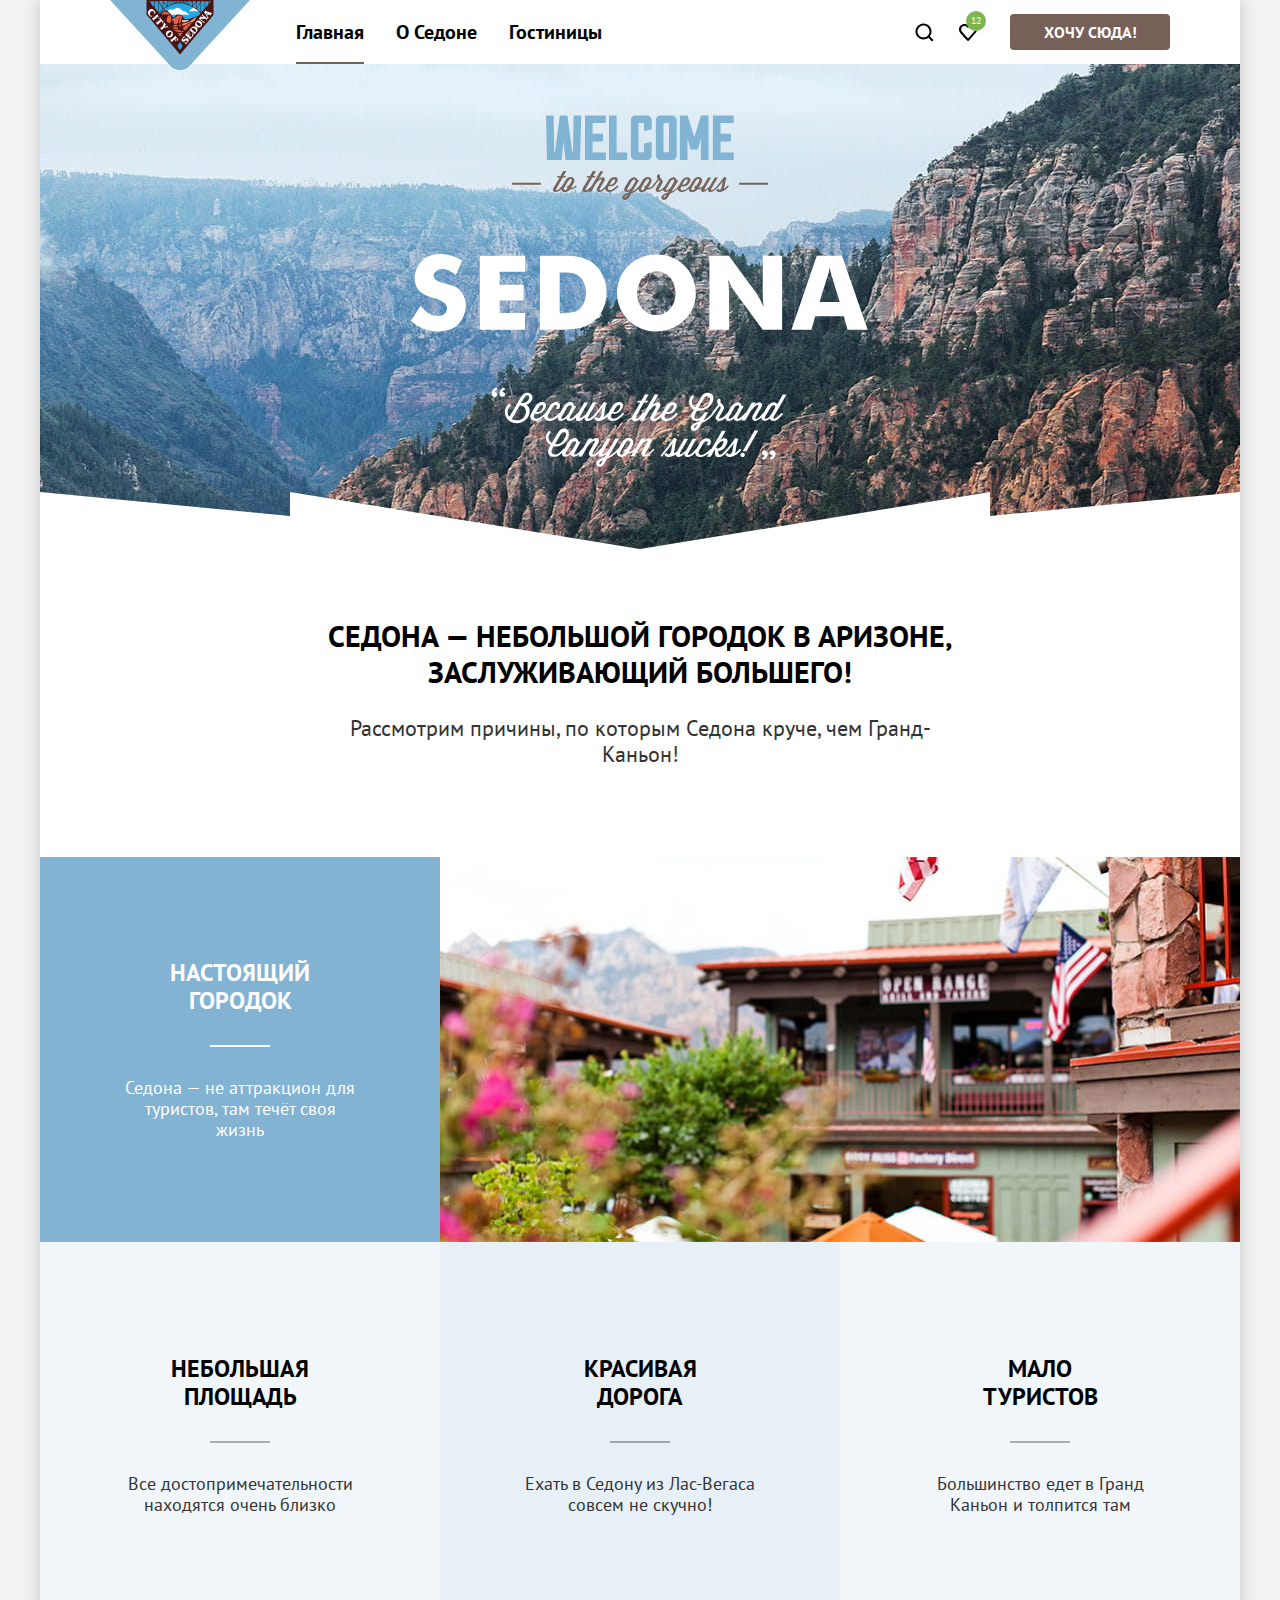
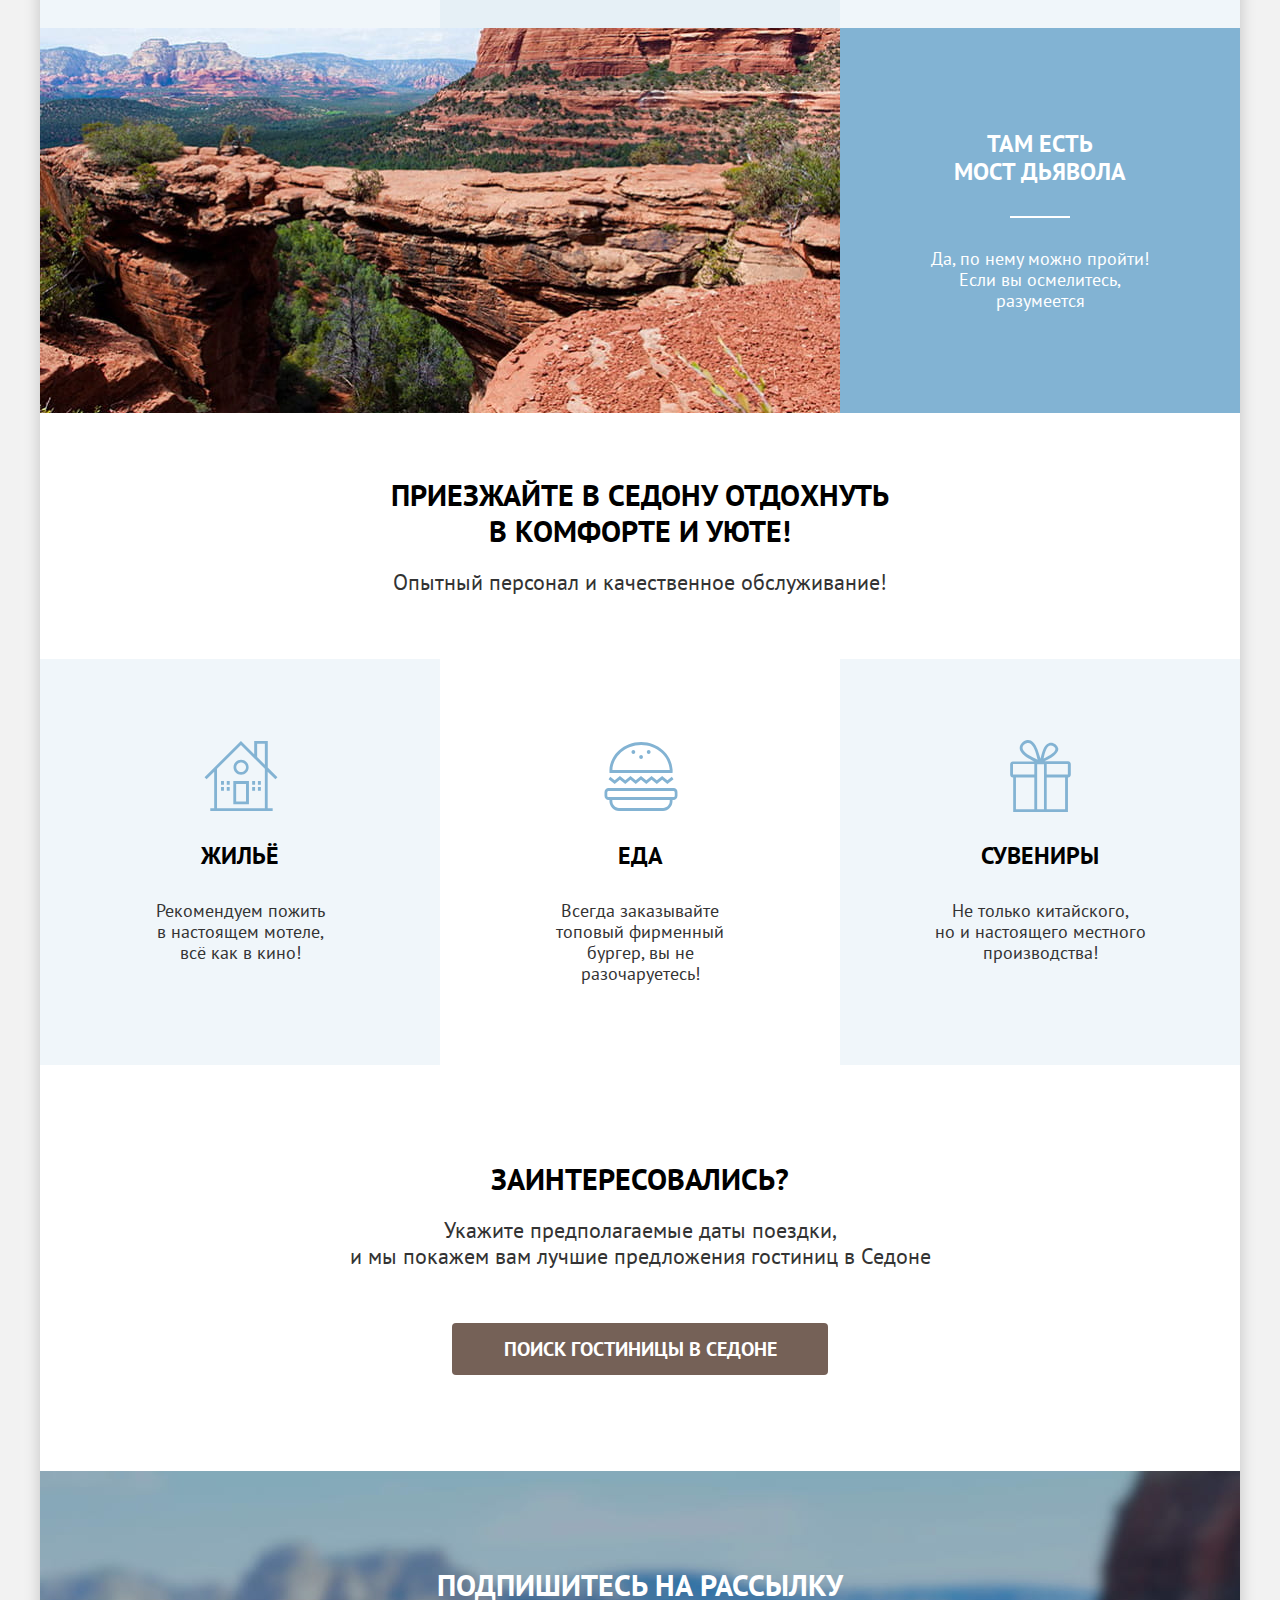
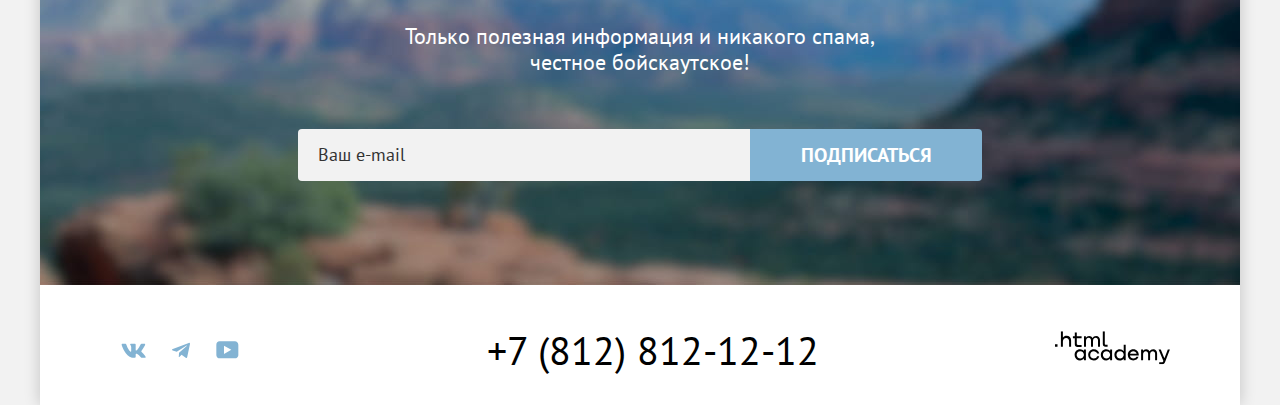
<file: index.html>
<!DOCTYPE html>
<html lang="ru">

  <head>
    <meta charset="utf-8">
    <title>HTML Academy: Седона</title>
    <link rel="stylesheet" href="styles/style.css">
    <link rel="icon" href="favicon.ico">
  </head>

  <body class="page-body">
    <div class="page-container">
      <header class="page-header" data-test="header">
        <nav class="nav">
          <a class="nav__logo">
            <img class="nav__logo-img" src="images/logo.svg" width="140" height="70" alt="Логотип Седоны.">
          </a>
          <ul class="nav__list">
            <li class="nav__item">
              <a class="nav__link nav__link--current">Главная</a>
            </li>
            <li class="nav__item">
              <a class="nav__link" href="#">О Седоне</a>
            </li>
            <li class="nav__item">
              <a class="nav__link" href="catalog.html">Гостиницы</a>
            </li>
          </ul>
          <ul class="nav__user nav-user">
            <li class="nav-user__item">
              <a class="nav-user__link nav-user__link--search" href="#">
                <span class="visually-hidden">Поиск.</span>
              </a>
            </li>
            <li class="nav-user__item">
              <a class="nav-user__link nav-user__link--favorites" href="#">
                <span class="visually-hidden">Избранное.</span>
                <span class="nav-user__link-badge">12</span>
              </a>
            </li>
            <li class="nav-user__item">
              <a class="page-header__button button button--primary" href="#">Хочу сюда!</a>
            </li>
          </ul>
        </nav>
      </header>
      <main class="main" data-test="main">
        <section class="intro" data-test="hero">
          <h1 class="visually-hidden">Седона — туристический городок в Аризоне</h1>
          <img class="intro__img" src="images/welcome.svg" width="458" height="352"
            alt="Welcome to the gorgeus Sedona. Because the Grand Canyon sucks!">
        </section>
        <section class="advantages" data-test="advantages">
          <header class="advantages__header lead">
            <h2 class="visually-hidden">Преимущества Седоны</h2>
            <p class="lead__title title-h-two">Седона — небольшой городок в Аризоне, заслуживающий большего!</p>
            <p class="lead__description">Рассмотрим причины, по которым Седона круче, чем Гранд-Каньон!</p>
          </header>
          <ul class="advantages__list">
            <li class="advantages__item advantages__item--dark">
              <div class="advantages-card">
                <p class="advantages-card__title title-h-three">Настоящий городок</p>
                <p class="advantages-card__description">Седона — не аттракцион для туристов, там течёт своя
                  жизнь</p>
              </div>
              <img class="advantages__img" src="images/advantages/advantages-1.jpg" width="800" height="385"
                alt="Здание на фоне горы в Седоне">
            </li>
            <li class="advantages__item">
              <div class="advantages-card">
                <p class="advantages-card__title title-h-three">Небольшая площадь</p>
                <p class="advantages-card__description">Все достопримечательности находятся очень близко</p>
              </div>
            </li>
            <li class="advantages__item advantages__item--accent">
              <div class="advantages-card">
                <p class="advantages-card__title title-h-three">Красивая дорога</p>
                <p class="advantages-card__description">Ехать в Седону из Лас-Вегаса совсем не скучно!</p>
              </div>
            </li>
            <li class="advantages__item">
              <div class="advantages-card">
                <p class="advantages-card__title title-h-three">Мало туристов</p>
                <p class="advantages-card__description">Большинство едет в Гранд Каньон и толпится там</p>
              </div>
            </li>
            <li class="advantages__item advantages__item--dark">
              <img class="advantages__img" src="images/advantages/advantages-2.jpg" width="800" height="385"
                alt="Мост дьявола">
              <div class="advantages-card">
                <p class="advantages-card__title title-h-three">Там есть <br>мост дьявола</p>
                <p class="advantages-card__description">Да, по нему можно пройти! Если вы осмелитесь,
                  разумеется</p>
              </div>
            </li>
          </ul>
        </section>
        <section class="services">
          <header class="services__header lead">
            <h2 class="visually-hidden">Услуги в Седоне</h2>
            <p class="lead__title title-h-two">Приезжайте в Седону отдохнуть в комфорте и уюте!</p>
            <p class="lead__description">Опытный персонал и качественное обслуживание!</p>
          </header>
          <ul class="services__list">
            <li class="services__item services__item--housing">
              <p class="services__title title-h-three">Жильё</p>
              <p class="services__description">Рекомендуем пожить<br> в настоящем мотеле,<br> всё как в кино!</p>
            </li>
            <li class="services__item services__item--food">
              <p class="services__title title-h-three">Еда</p>
              <p class="services__description">Всегда заказывайте<br> топовый фирменный бургер, вы не
                разочаруетесь!</p>
            </li>
            <li class="services__item services__item--souvenirs">
              <p class="services__title title-h-three">Сувениры</p>
              <p class="services__description">Не только китайского,<br> но и настоящего местного
                производства!</p>
            </li>
          </ul>
        </section>
        <section class="booking" data-test="search">
          <div class="booking__container lead">
            <h2 class="visually-hidden">Поиск гостиницы</h2>
            <p class="lead__title title-h-two">Заинтересовались?</p>
            <p class="lead__description">Укажите предполагаемые даты поездки,<br> и мы покажем вам лучшие предложения
              гостиниц в Седоне</p>
          </div>
          <button class="booking__button button button--primary button--lg js-button-open" type="button">Поиск гостиницы в
            Седоне</button>
        </section>
        <section class="subscribe subscribe--with-image" data-test="subscribe">
          <div class="subscribe__container lead">
            <h2 class="lead__title title-h-two">Подпишитесь на рассылку</h2>
            <p class="lead__description">Только полезная информация и никакого спама, честное бойскаутское!</p>
          </div>
          <form class="subscribe__form" action="https://echo.htmlacademy.ru" method="post">
            <label class="visually-hidden" for="subscribe-email">Введите E-mail.</label>
            <input class="subscribe__input form__input" type="email" name="user-email" id="subscribe-email"
              placeholder="Ваш e-mail" required>
            <button class="subscribe__button button button--secondary button--lg" type="submit">Подписаться</button>
          </form>
        </section>
      </main>
      <footer class="page-footer" data-test="footer">
        <div class="page-footer__container container">
          <ul class="socials">
            <li class="socials__item">
              <a class="socials__link" href="https://vk.com/htmlacademy" target="_blank">
                <svg class="socials__icon" fill="currentColor" role="img" aria-hidden="true" focusable="false"
                  xmlns="http://www.w3.org/2000/svg" width="25" height="15" viewBox="0 0 25 15">
                  <path fill-rule="evenodd"
                    d="M24.116 1.804c.166-.546 0-.948-.795-.948h-2.625c-.668 0-.976.347-1.143.73 0 0-1.335 3.196-3.226 5.272-.612.602-.89.793-1.224.793-.167 0-.418-.19-.418-.738V1.804c0-.656-.184-.948-.74-.948H9.817c-.417 0-.668.304-.668.593 0 .621.946.765 1.043 2.513V7.76c0 .833-.153.984-.487.984-.89 0-3.055-3.21-4.34-6.885-.249-.715-.5-1.003-1.172-1.003H1.566c-.75 0-.9.347-.9.73 0 .682.89 4.07 4.145 8.551 2.17 3.06 5.225 4.72 8.008 4.72 1.67 0 1.875-.369 1.875-1.004V11.54c0-.737.158-.884.687-.884.39 0 1.057.192 2.615 1.667 1.78 1.75 2.073 2.533 3.075 2.533h2.625c.75 0 1.126-.368.91-1.096-.238-.724-1.088-1.775-2.215-3.022-.612-.71-1.53-1.475-1.809-1.858-.389-.49-.278-.71 0-1.147 0 0 3.2-4.426 3.533-5.929h.001Z"
                    clip-rule="evenodd" />
                </svg>
                <span class="visually-hidden">Vkontakte.</span>
              </a>
            </li>
            <li class="socials__item">
              <a class="socials__link" href="https://t.me/htmlacademy" target="_blank">
                <svg class="socials__icon" fill="currentColor" role="img" aria-hidden="true" focusable="false"
                  xmlns="http://www.w3.org/2000/svg" width="18" height="17" viewBox="0 0 18 17">
                  <path
                    d="M16.785.956.84 7.104C-.248 7.541-.24 8.148.64 8.42l4.094 1.277 9.472-5.976c.448-.272.857-.126.52.173l-7.673 6.925H7.05l.002.001-.283 4.22c.414 0 .597-.19.829-.414l1.988-1.934 4.136 3.055c.762.42 1.31.205 1.5-.706l2.715-12.795c.278-1.114-.425-1.618-1.153-1.29Z" />
                </svg>
                <span class="visually-hidden">Telegram.</span>
              </a>
            </li>
            <li class="socials__item">
              <a class="socials__link" href="https://www.youtube.com/user/htmlacademyru" target="_blank">
                <svg class="socials__icon" fill="currentColor" role="img" aria-hidden="true" focusable="false"
                  xmlns="http://www.w3.org/2000/svg" width="23" height="18" viewBox="0 0 23 18">
                  <path
                    d="M18.94.356H3.507C1.647.356.333 1.95.333 3.756V13.85c0 1.913 1.314 3.506 3.174 3.506H19.16c1.642 0 3.174-1.593 3.174-3.4v-10.2c-.219-1.806-1.532-3.4-3.393-3.4ZM7.995 12.894V4.819l7.333 4.037-7.333 4.038Z" />
                </svg>
                <span class="visually-hidden">YouTube.</span>
              </a>
            </li>
          </ul>
          <a class="page-footer__phone" href="tel:+78128121212">+7 (812) 812-12-12</a>
          <a class="logo-dev" href="https://htmlacademy.ru/intensive/htmlcss" target="_blank">
            <svg class="logo-dev__img" fill="currentColor" role="img" xmlns="http://www.w3.org/2000/svg" width="115"
              height="34" viewBox="0 0 115 34">
              <g clip-path="url(#a)">
                <path
                  d="M0 13.256v2.6h2.5v-2.6H0ZM11.6 4.856c-1.6 0-2.8.7-3.6 1.7h-.1v-6.2h-2v15.5h2v-5.3c0-2.1 1.3-3.6 3.3-3.6 1.8 0 2.9 1.4 2.9 3.2v5.7h2v-6.1c.1-3-1.8-4.9-4.5-4.9ZM26.6 5.156h-4.8v-3.7h-2v3.8h-1.9v2h1.9v6c0 1.7 1 2.7 2.7 2.7h4.1v-2h-3.7c-.7 0-1.1-.4-1.1-1.1v-5.7h4.8v-2ZM41.1 4.956c-1.6 0-2.9.8-3.5 2.1h-.1c-.6-1.2-1.8-2.1-3.4-2.1-1.4 0-2.5.8-3.1 1.8h-.1v-1.6H29v10.6h2v-5.4c0-2 1-3.5 2.6-3.5 1.5 0 2.4 1 2.4 2.6v6.3h2v-5.6c0-2.4 1.4-3.3 2.6-3.3 1.5 0 2.4 1 2.4 2.6v6.3h2v-6.5c.1-2.5-1.4-4.3-3.9-4.3ZM47.8 13.056c0 1.7 1 2.7 2.8 2.7h2v-2h-1.7c-.7 0-1.1-.4-1.1-1.1V.356h-2v12.7ZM28.9 20.056c-.9-1.1-2.2-1.8-3.9-1.8-3.1 0-5.4 2.3-5.4 5.6s2.3 5.6 5.4 5.6c1.8 0 3-.8 3.8-1.9h.1v1.6h2v-10.6h-2v1.5Zm-3.6 7.4c-2.2 0-3.6-1.6-3.6-3.6s1.4-3.6 3.6-3.6 3.6 1.6 3.6 3.6c0 1.9-1.4 3.6-3.6 3.6ZM44.2 22.356c-.5-2.4-2.6-4.1-5.4-4.1-3.4 0-5.6 2.5-5.6 5.6 0 3.1 2.2 5.6 5.6 5.6 2.8 0 4.9-1.8 5.4-4.2h-2.1c-.4 1.3-1.7 2.3-3.3 2.3-2.2 0-3.6-1.6-3.6-3.6s1.4-3.6 3.6-3.6c1.6 0 2.8 1 3.3 2.2h2.1v-.2ZM55.1 20.056c-.9-1.1-2.2-1.8-3.9-1.8-3.1 0-5.4 2.3-5.4 5.6s2.3 5.6 5.4 5.6c1.8 0 3-.8 3.8-1.9h.1v1.6h2v-10.6h-2v1.5Zm-3.6 7.4c-2.2 0-3.6-1.6-3.6-3.6s1.4-3.6 3.6-3.6 3.6 1.6 3.6 3.6c0 1.9-1.5 3.6-3.6 3.6ZM68.7 20.156c-.9-1.1-2.2-1.9-3.9-1.9-3.1 0-5.4 2.3-5.4 5.6s2.2 5.6 5.4 5.6c1.7 0 3-.8 3.8-1.8h.1v1.5h2v-15.4h-2v6.4Zm-3.6 7.3c-2.2 0-3.6-1.6-3.6-3.6s1.4-3.6 3.6-3.6 3.6 1.6 3.6 3.6c-.1 2-1.5 3.6-3.6 3.6ZM78.3 18.256c-3.3 0-5.5 2.5-5.5 5.6 0 3 2.1 5.6 5.5 5.6 2.5 0 4.5-1.3 5.2-3.6h-2.1c-.5 1-1.6 1.6-3 1.6-1.9 0-3.3-1.3-3.4-2.9h8.8c.2-3.6-2-6.3-5.5-6.3Zm0 1.9c1.7 0 3 1 3.3 2.6h-6.5c.3-1.5 1.5-2.6 3.2-2.6ZM98.2 18.256c-1.6 0-2.9.8-3.6 2h-.1c-.6-1.2-1.8-2-3.4-2-1.4 0-2.5.7-3.1 1.8v-1.5h-1.9v10.6h2v-5.4c0-2 1-3.4 2.6-3.5 1.5 0 2.4 1 2.4 2.6v6.3h2v-5.6c0-2.4 1.4-3.3 2.6-3.3 1.5 0 2.4 1 2.4 2.6v6.3h2v-6.5c.1-2.6-1.4-4.4-3.9-4.4ZM109.4 27.356l-3.6-8.9h-2.2l4.8 11.6c-.3.9-.7 1.2-1.7 1.2h-2.5v2h2.5c1.8 0 2.8-.8 3.5-2.6l4.7-12.2h-2.1l-3.4 8.9Z" />
              </g>
              <defs>
                <clipPath id="a">
                  <path d="M0 .356h115v33H0z" />
                </clipPath>
              </defs>
            </svg>
            <span class="visually-hidden">Логотип HTML Academy.</span>
          </a>
        </div>
      </footer>
      <section class="modal overlay">
        <div class="modal__container">
          <div class="modal__content">
            <h2 class="modal__title lead__title title-h-two">Поиск гостиницы в Седоне</h2>
            <button class="modal__close-button" type="button">
              <span class="visually-hidden">Закрыть.</span>
            </button>
            <form class="search-form" action="https://echo.htmlacademy.ru" method="post">
              <div class="search-form__field search-form__field--check-in">
                <label class="search-form__label" for="check-in-date">Дата Заезда:</label>
                <div class="search-form__wrapper">
                  <input class="search-form__input search-form__input--date form__input" type="text" name="check-in" id="check-in-date"
                    value="27 апреля 2020" required>
                  <span class="search-form__message search-form__message--error">Мы не можем отправить вас в
                    прошлое.</span>
                </div>
              </div>
              <div class="search-form__field search-form__field--check-out">
                <label class="search-form__label" for="check-out-date">Дата Выезда:</label>
                <div class="search-form__wrapper">
                  <input class="search-form__input search-form__input--date form__input" type="text" name="check-out" id="check-out-date"
                    value="1 сентября 2023" required>
                  <span class="search-form__message">На эти даты есть свободные номера. Пока есть.</span>
                </div>
              </div>
              <div class="search-form__field">
                <label class="search-form__label" for="adults">Взрослые:</label>
                <div class="number-controls">
                  <button class="button number-controls__button" type="button">
                    <svg class="number-controls__icon" xmlns="http://www.w3.org/2000/svg" width="20" height="20"
                      fill="currentColor" viewBox="0 0 20 20">
                      <path d="M3 9v2h14V9H3Z" />
                    </svg>
                    <span class="visually-hidden">Минус</span>
                  </button>
                  <input class="search-form__input search-form__input--short form__input" type="number" name="guests-adults" id="adults"
                    value="2">
                  <button class="button number-controls__button" type="button">
                    <svg class="number-controls__icon" xmlns="http://www.w3.org/2000/svg" width="20" height="20"
                      fill="currentColor" viewBox="0 0 20 20">
                      <path d="M17 9h-6V3H9v6H3v2h6v6h2v-6h6V9Z" />
                    </svg>
                    <span class="visually-hidden">Плюс</span>
                  </button>
                </div>
              </div>
              <div class="search-form__field">
                <label class="search-form__label search-form__label--kids" for="kids">Дети:</label>
                <span class="tooltip">
                  <button class="tooltip__toggle" type="button"></button>
                  <span class="tooltip__text" role="tooltip">Укажите количество детей, которые будут с вами, возраст
                    которых от 6 до 18 лет. Дети до 6 лет размещаются бесплатно.</span>
                </span>
                <div class="number-controls">
                  <button class="button number-controls__button" type="button">
                    <svg class="number-controls__icon" xmlns="http://www.w3.org/2000/svg" width="20" height="20"
                      fill="currentColor" viewBox="0 0 20 20">
                      <path d="M3 9v2h14V9H3Z" />
                    </svg>
                  <span class="visually-hidden">Минус</span>
                  </button>
                  <input class="search-form__input search-form__input--short form__input" type="number" name="guests-kids" id="kids"
                    value="2">
                  <button class="button number-controls__button" type="button">
                    <svg class="number-controls__icon" xmlns="http://www.w3.org/2000/svg" width="20" height="20"
                      fill="currentColor" viewBox="0 0 20 20">
                      <path d="M17 9h-6V3H9v6H3v2h6v6h2v-6h6V9Z" />
                    </svg>
                    <span class="visually-hidden">Плюс</span>
                  </button>
                </div>
              </div>
              <button class="button search-form__button button--secondary button--lg" type="submit">Найти</button>
            </form>
          </div>
        </div>
      </section>
    </div>
    <script src="js/script.js"></script>
  </body>

</html>
</file>
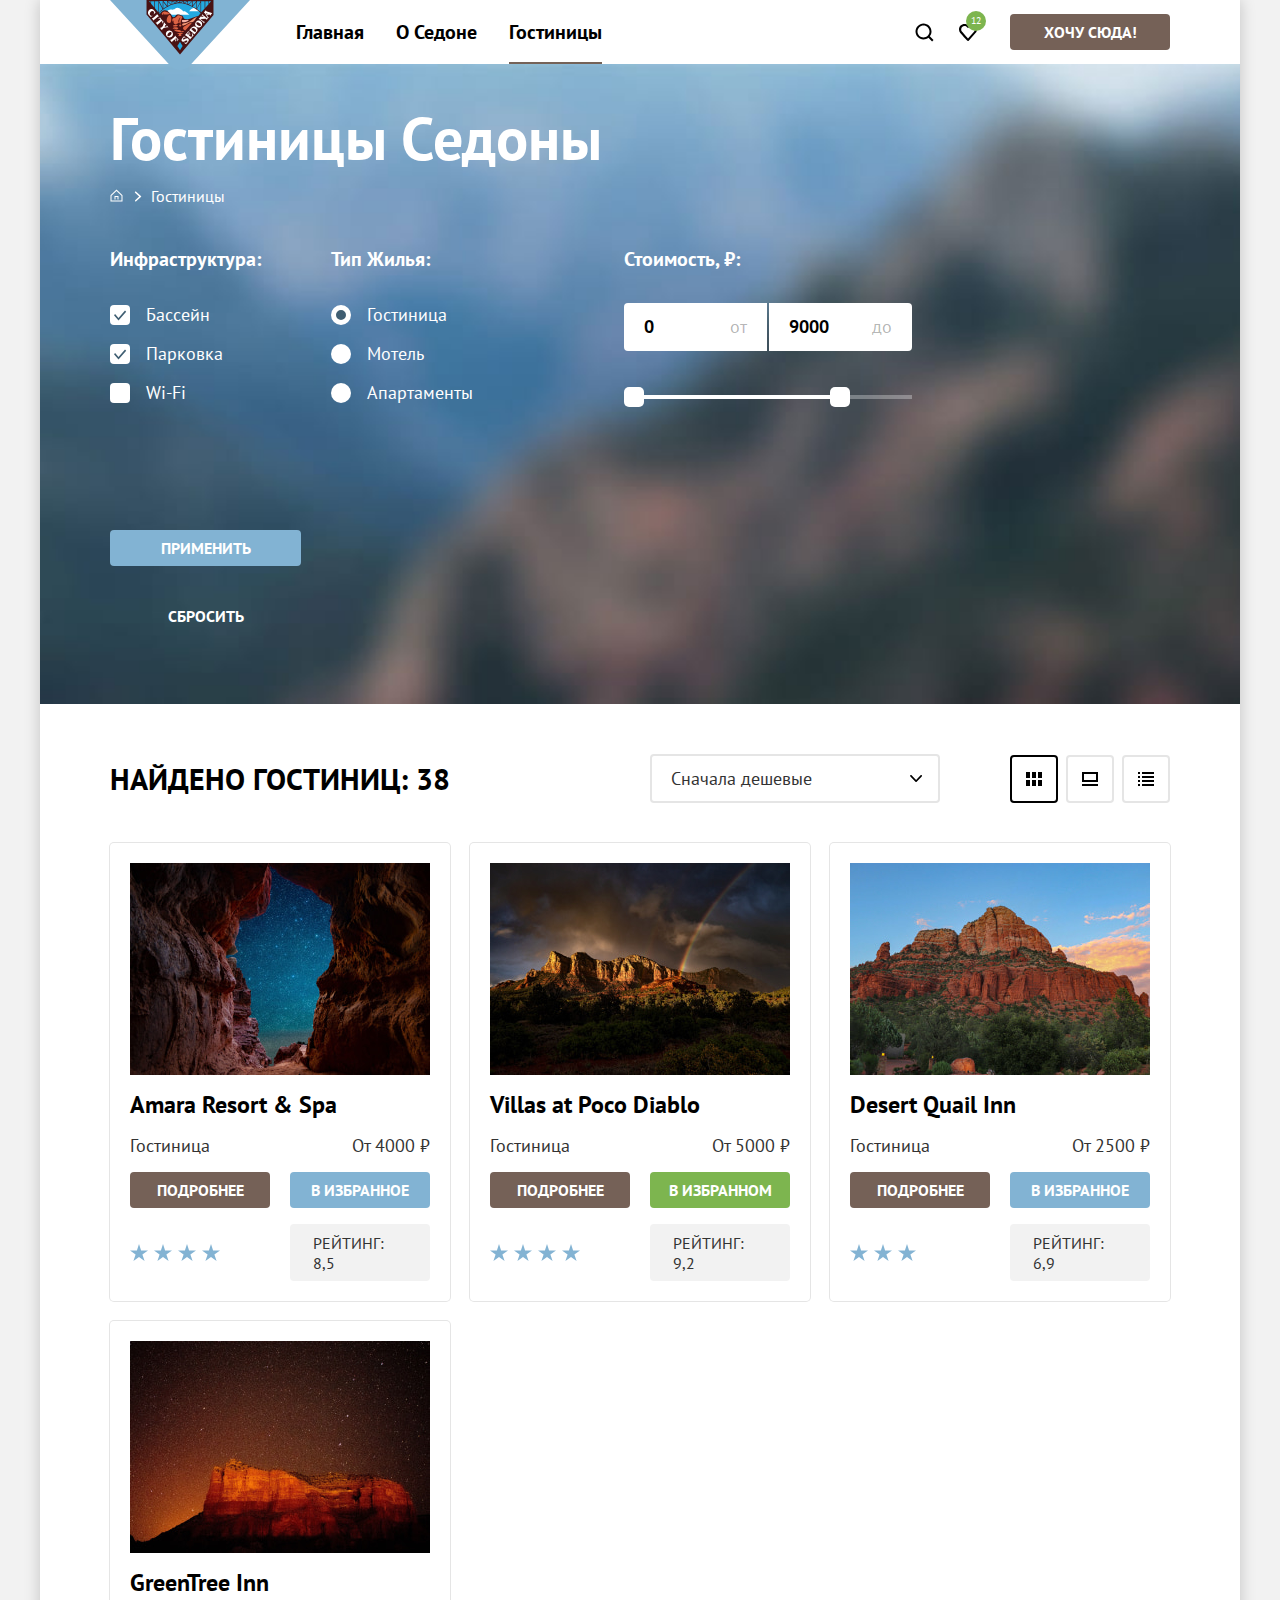
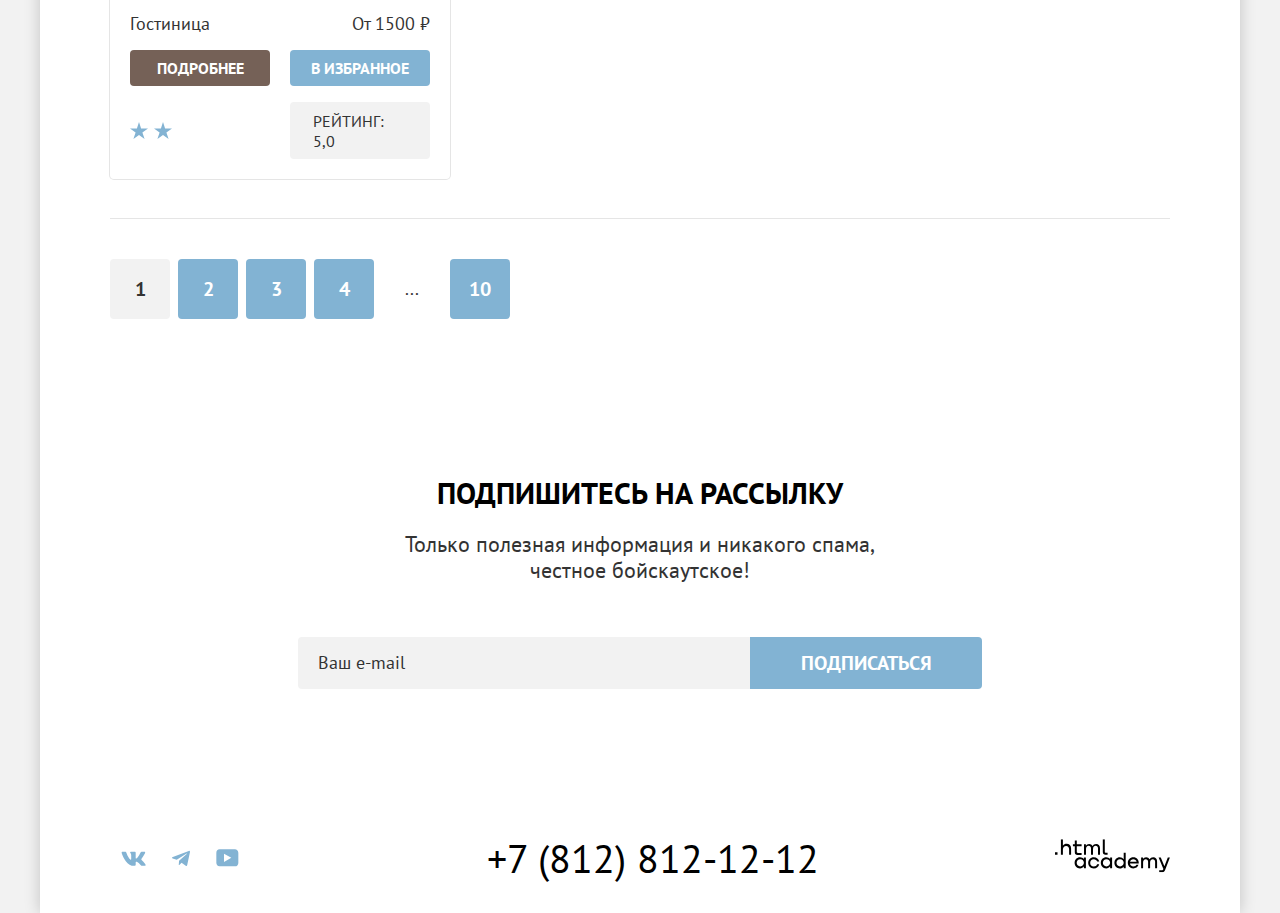
<file: catalog.html>
<!DOCTYPE html>
<html lang="ru">

  <head>
    <meta charset="utf-8">
    <title>Каталог</title>
    <link rel="stylesheet" href="styles/style.css">
    <link rel="icon" href="favicon.ico">
  </head>

  <body class="page-body">
    <div class="page-container">
      <header class="page-header" data-test="header">
        <nav class="nav">
          <a class="nav__logo" href="index.html">
            <img class="nav__logo-img" src="images/logo.svg" width="140" height="70" alt="Логотип Седоны.">
          </a>
          <ul class="nav__list">
            <li class="nav__item">
              <a class="nav__link" href="index.html">Главная</a>
            </li>
            <li class="nav__item">
              <a class="nav__link" href="#">О Седоне</a>
            </li>
            <li class="nav__item">
              <a class="nav__link nav__link--current">Гостиницы</a>
            </li>
          </ul>
          <ul class="nav-user nav__user">
            <li class="nav-user__item">
              <a class="nav-user__link nav-user__link--search" href="#">
                <span class="visually-hidden">Поиск.</span>
              </a>
            </li>
            <li class="nav-user__item">
              <a class="nav-user__link nav-user__link--favorites" href="#">
                <span class="visually-hidden">Избранное.</span>
                <span class="nav-user__link-badge">12</span>
              </a>
            </li>
            <li class="nav-user__item">
              <a class="page-header__button button button--primary" href="#">Хочу сюда!</a>
            </li>
          </ul>
        </nav>
      </header>
      <main class="main" data-test="main">
        <section class="catalog-page__head" data-test="filter">
          <div class="container">
            <h1 class="catalog-page__title">Гостиницы Седоны</h1>
            <ol class="breadcrumbs">
              <li class="breadcrumbs__item">
                <a class="breadcrumbs__link breadcrumbs__link--home" href="index.html">
                  <span class="visually-hidden">Главная</span>
                </a>
              </li>
              <li class="breadcrumbs__item">
                <a class="breadcrumbs__link">Гостиницы</a>
              </li>
            </ol>
            <form class="catalog-page__filter filter" action="https://echo.htmlacademy.ru/courses" method="get">
              <fieldset class="filter__fieldset">
                <legend class="filter__legend">Инфраструктура:</legend>
                <ul class="filter__list">
                  <li class="filter__item">
                    <label class="filter__checkbox">
                      <input class="filter__checkbox-input visually-hidden" type="checkbox" name="pool" id="add-pool"
                        checked>
                      <span class="filter__label filter__label--checkbox">Бассейн</span>
                    </label>
                  </li>
                  <li class="filter__item">
                    <label class="filter__checkbox">
                      <input class="filter__checkbox-input visually-hidden" type="checkbox" name="parking" id="add-parking"
                        checked>
                      <span class="filter__label filter__label--checkbox">Парковка</span>
                    </label>
                  </li>
                  <li class="filter__item">
                    <label class="filter__checkbox">
                      <input class="filter__checkbox-input visually-hidden" type="checkbox" name="wifi" id="add-wifi">
                      <span class="filter__label filter__label--checkbox">Wi-Fi</span>
                    </label>
                  </li>
                </ul>
              </fieldset>
              <fieldset class="filter__fieldset">
                <legend class="filter__legend">Тип Жилья:</legend>
                <ul class="filter__list">
                  <li class="filter__item">
                    <label class="filter__radio">
                      <input class="filter__radio-input visually-hidden" type="radio" name="housing" id="add-hotel"
                        value="hotel" checked>
                      <span class="filter__label filter__label--radio">Гостиница</span>
                    </label>
                  </li>
                  <li class="filter__item">
                    <label class="filter__radio">
                      <input class="filter__radio-input visually-hidden" type="radio" name="housing" id="add-motel"
                        value="motel">
                      <span class="filter__label filter__label--radio">Мотель</span>
                    </label>
                  </li>
                  <li class="filter__item">
                    <label class="filter__radio">
                      <input class="filter__radio-input visually-hidden" type="radio" name="housing" id="add-apartments"
                        value="apartments">
                      <span class="filter__label filter__label--radio">Апартаменты</span>
                    </label>
                  </li>
                </ul>
              </fieldset>
              <fieldset class="filter__fieldset">
                <legend class="filter__legend">Стоимость, ₽:</legend>
                <div class="range">
                  <label class="range__label">
                    <input class="range__input form__input" type="number" name="from" value="0" min="0" max="9000">
                    <span class="range__label-text">от</span>
                  </label>
                  <label class="range__label">
                    <span class="range__label-text">до</span>
                    <input class="range__input form__input" type="number" name="to" value="9000" min="0" max="9000">
                  </label>
                </div>
                <div class="range__scale">
                  <div class="range__bar" style="right: 62px; width: 226px;">
                    <button class="range__toggle range__toggle--min" type="button"><span class="visually-hidden">Минимум</span></button>
                    <button class="range__toggle range__toggle--max" type="button"><span class="visually-hidden">Максимум</span></button>
                  </div>
                </div>

              </fieldset>
              <div class="filter__buttons">
                <button class="filter__button button button--secondary" type="submit">Применить</button>
                <button class="filter__button button button--transparent" type="reset">Сбросить</button>
              </div>
            </form>
          </div>
        </section>
        <section class="catalog" data-test="catalog">
          <div class="container">
            <header class="catalog__header">
              <h2 class="catalog__title title-h-two">Найдено гостиниц: <span>38</span></h2>
              <select class="select" id="select-sort" aria-label="Сортировка">
                <option class="select__option" value="cheap">Сначала дешевые</option>
                <option class="select__option" value="popular">Сначала популярные</option>
                <option class="select__option" value="expensive">Сначала дорогие</option>
              </select>
              <div class="card-sizes">
                <a class="card-sizes__button button card-sizes__button--current card-sizes__button--tile"
                  href="catalog.html?view=tile">
                  <span class="visually-hidden">Показать карточки плиткой.</span>
                </a>
                <a class="card-sizes__button button card-sizes__button--one" href="catalog.html?view=card">
                  <span class="visually-hidden">Показать по одной карточке.</span>
                </a>
                <a class="card-sizes__button button card-sizes__button--list" href="catalog.html?view=list">
                  <span class="visually-hidden">Показать список карточек.</span>
                </a>
              </div>
            </header>
            <ul class="catalog__list">
              <li class="catalog__item catalog-card">
                <article class="catalog-card__content">
                  <a class="catalog-card__link" href="#">
                    <img class="catalog-card__img" src="images/catalog/hotel-1.jpg" width="300" height="212"
                      alt="Amara Resort & Spa.">
                  </a>
                  <a class="catalog-card__link" href="#">
                    <h3 class="catalog-card__title title-h-three">Amara Resort & Spa</h3>
                  </a>
                  <p class="catalog-card__type">Гостиница</p>
                  <p class="catalog-card__price">От 4000 ₽</p>
                  <a class="catalog-card__button button button--primary" href="#">Подробнее</a>
                  <button class="catalog-card__button button button--secondary" type="button">В избранное</button>
                  <div class="catalog-card__stars">
                    <span class="catalog-card__star"></span>
                    <span class="catalog-card__star"></span>
                    <span class="catalog-card__star"></span>
                    <span class="catalog-card__star"></span>
                    <span class="visually-hidden">Звездность: 4 звезды</span>
                  </div>
                  <p class="catalog-card__rating">Рейтинг: 8,5</p>
                </article>
              </li>
              <li class="catalog__item catalog-card">
                <article class="catalog-card__content">
                  <a class="catalog-card__link" href="#">
                    <img class="catalog-card__img" src="images/catalog/hotel-2.jpg" width="300" height="212"
                      alt="Villas at Poco Diablo.">
                  </a>
                  <a class="catalog-card__link" href="#">
                    <h3 class="catalog-card__title title-h-three">Villas at Poco Diablo</h3>
                  </a>
                  <p class="catalog-card__type">Гостиница</p>
                  <p class="catalog-card__price">От 5000 ₽</p>
                  <a class="catalog-card__button button button--primary" href="#">Подробнее</a>
                  <button class="catalog-card__button button button--selected" type="button">В
                    избранном</button>
                  <div class="catalog-card__stars">
                    <span class="catalog-card__star"></span>
                    <span class="catalog-card__star"></span>
                    <span class="catalog-card__star"></span>
                    <span class="catalog-card__star"></span>
                    <span class="visually-hidden">Звездность: 4 звезды</span>
                  </div>
                  <p class="catalog-card__rating">Рейтинг: 9,2</p>
                </article>
              </li>
              <li class="catalog__item catalog-card">
                <article class="catalog-card__content">
                  <a class="catalog-card__link" href="#">
                    <img class="catalog-card__img" src="images/catalog/hotel-3.jpg" width="300" height="212"
                      alt="Desert Quail Inn.">
                  </a>
                  <a class="catalog-card__link" href="#">
                    <h3 class="catalog-card__title title-h-three">Desert Quail Inn</h3>
                  </a>
                  <p class="catalog-card__type">Гостиница</p>
                  <p class="catalog-card__price">От 2500 ₽</p>
                  <a class="catalog-card__button button button--primary" href="#">Подробнее</a>
                  <button class="catalog-card__button button button--secondary" type="button">В
                    избранное</button>
                  <div class="catalog-card__stars">
                    <span class="catalog-card__star"></span>
                    <span class="catalog-card__star"></span>
                    <span class="catalog-card__star"></span>
                    <span class="visually-hidden">Звездность: 3 звезды</span>
                  </div>
                  <p class="catalog-card__rating">Рейтинг: 6,9</p>
                </article>
              </li>
              <li class="catalog__item catalog-card">
                <article class="catalog-card__content">
                  <a class="catalog-card__link" href="#">
                    <img class="catalog-card__img" src="images/catalog/hotel-4.jpg" width="300" height="212"
                      alt="GreenTree Inn.">
                  </a>
                  <a class="catalog-card__link" href="#">
                    <h3 class="catalog-card__title title-h-three">GreenTree Inn</h3>
                  </a>
                  <p class="catalog-card__type">Гостиница</p>
                  <p class="catalog-card__price">От 1500 ₽</p>
                  <a class="catalog-card__button button button--primary" href="#">Подробнее</a>
                  <button class="catalog-card__button button button--secondary" type="button">В избранное</button>
                  <div class="catalog-card__stars">
                    <span class="catalog-card__star"></span>
                    <span class="catalog-card__star"></span>
                    <span class="visually-hidden">Звездность: 2 звезды</span>
                  </div>
                  <p class="catalog-card__rating">Рейтинг: 5,0</p>
                </article>
              </li>
            </ul>
            <ul class="pagination">
              <li class="pagination__item">
                <a class="pagination__link pagination__link--current">1</a>
              </li>
              <li class="pagination__item">
                <a class="pagination__link" href="#">2</a>
              </li>
              <li class="pagination__item">
                <a class="pagination__link" href="#">3</a>
              </li>
              <li class="pagination__item">
                <a class="pagination__link" href="#">4</a>
              </li>
              <li class="pagination__item">
                <span class="pagination__text">...</span>
              </li>
              <li class="pagination__item">
                <a class="pagination__link" href="#">10</a>
              </li>
            </ul>
          </div>
        </section>
        <section class="subscribe" data-test="subscribe">
          <div class="subscribe__container lead">
            <h2 class="lead__title title-h-two">Подпишитесь на рассылку</h2>
            <p class="lead__description">Только полезная информация и никакого спама, честное бойскаутское!</p>
          </div>
          <form class="subscribe__form" action="https://echo.htmlacademy.ru" method="post">
            <label class="visually-hidden" for="subscribe-email">Введите E-mail.</label>
            <input class="subscribe__input form__input" type="email" name="user-email" id="subscribe-email"
              placeholder="Ваш e-mail" required>
            <button class="subscribe__button button button--secondary button--lg" type="submit">Подписаться</button>
          </form>
        </section>
      </main>
      <footer class="page-footer" data-test="footer">
        <div class="page-footer__container container">
          <ul class="socials">
            <li class="socials__item">
              <a class="socials__link" href="https://vk.com/htmlacademy" target="_blank">
                <svg class="socials__icon" fill="currentColor" role="img" aria-hidden="true" focusable="false"
                  xmlns="http://www.w3.org/2000/svg" width="25" height="15" viewBox="0 0 25 15">
                  <path fill-rule="evenodd"
                    d="M24.116 1.804c.166-.546 0-.948-.795-.948h-2.625c-.668 0-.976.347-1.143.73 0 0-1.335 3.196-3.226 5.272-.612.602-.89.793-1.224.793-.167 0-.418-.19-.418-.738V1.804c0-.656-.184-.948-.74-.948H9.817c-.417 0-.668.304-.668.593 0 .621.946.765 1.043 2.513V7.76c0 .833-.153.984-.487.984-.89 0-3.055-3.21-4.34-6.885-.249-.715-.5-1.003-1.172-1.003H1.566c-.75 0-.9.347-.9.73 0 .682.89 4.07 4.145 8.551 2.17 3.06 5.225 4.72 8.008 4.72 1.67 0 1.875-.369 1.875-1.004V11.54c0-.737.158-.884.687-.884.39 0 1.057.192 2.615 1.667 1.78 1.75 2.073 2.533 3.075 2.533h2.625c.75 0 1.126-.368.91-1.096-.238-.724-1.088-1.775-2.215-3.022-.612-.71-1.53-1.475-1.809-1.858-.389-.49-.278-.71 0-1.147 0 0 3.2-4.426 3.533-5.929h.001Z"
                    clip-rule="evenodd" />
                </svg>
                <span class="visually-hidden">Vkontakte.</span>
              </a>
            </li>
            <li class="socials__item">
              <a class="socials__link" href="https://t.me/htmlacademy" target="_blank">
                <svg class="socials__icon" fill="currentColor" role="img" aria-hidden="true" focusable="false"
                  xmlns="http://www.w3.org/2000/svg" width="18" height="17" viewBox="0 0 18 17">
                  <path
                    d="M16.785.956.84 7.104C-.248 7.541-.24 8.148.64 8.42l4.094 1.277 9.472-5.976c.448-.272.857-.126.52.173l-7.673 6.925H7.05l.002.001-.283 4.22c.414 0 .597-.19.829-.414l1.988-1.934 4.136 3.055c.762.42 1.31.205 1.5-.706l2.715-12.795c.278-1.114-.425-1.618-1.153-1.29Z" />
                </svg>
                <span class="visually-hidden">Telegram.</span>
              </a>
            </li>
            <li class="socials__item">
              <a class="socials__link" href="https://www.youtube.com/user/htmlacademyru" target="_blank">
                <svg class="socials__icon" fill="currentColor" role="img" aria-hidden="true" focusable="false"
                  xmlns="http://www.w3.org/2000/svg" width="23" height="18" viewBox="0 0 23 18">
                  <path
                    d="M18.94.356H3.507C1.647.356.333 1.95.333 3.756V13.85c0 1.913 1.314 3.506 3.174 3.506H19.16c1.642 0 3.174-1.593 3.174-3.4v-10.2c-.219-1.806-1.532-3.4-3.393-3.4ZM7.995 12.894V4.819l7.333 4.037-7.333 4.038Z" />
                </svg>
                <span class="visually-hidden">YouTube.</span>
              </a>
            </li>
          </ul>
          <a class="page-footer__phone" href="tel:+78128121212">+7 (812) 812-12-12</a>
          <a class="logo-dev" href="https://htmlacademy.ru/intensive/htmlcss" target="_blank">
            <svg class="logo-dev__img" fill="currentColor" role="img" xmlns="http://www.w3.org/2000/svg" width="115"
              height="34" viewBox="0 0 115 34">
              <g clip-path="url(#a)">
                <path
                  d="M0 13.256v2.6h2.5v-2.6H0ZM11.6 4.856c-1.6 0-2.8.7-3.6 1.7h-.1v-6.2h-2v15.5h2v-5.3c0-2.1 1.3-3.6 3.3-3.6 1.8 0 2.9 1.4 2.9 3.2v5.7h2v-6.1c.1-3-1.8-4.9-4.5-4.9ZM26.6 5.156h-4.8v-3.7h-2v3.8h-1.9v2h1.9v6c0 1.7 1 2.7 2.7 2.7h4.1v-2h-3.7c-.7 0-1.1-.4-1.1-1.1v-5.7h4.8v-2ZM41.1 4.956c-1.6 0-2.9.8-3.5 2.1h-.1c-.6-1.2-1.8-2.1-3.4-2.1-1.4 0-2.5.8-3.1 1.8h-.1v-1.6H29v10.6h2v-5.4c0-2 1-3.5 2.6-3.5 1.5 0 2.4 1 2.4 2.6v6.3h2v-5.6c0-2.4 1.4-3.3 2.6-3.3 1.5 0 2.4 1 2.4 2.6v6.3h2v-6.5c.1-2.5-1.4-4.3-3.9-4.3ZM47.8 13.056c0 1.7 1 2.7 2.8 2.7h2v-2h-1.7c-.7 0-1.1-.4-1.1-1.1V.356h-2v12.7ZM28.9 20.056c-.9-1.1-2.2-1.8-3.9-1.8-3.1 0-5.4 2.3-5.4 5.6s2.3 5.6 5.4 5.6c1.8 0 3-.8 3.8-1.9h.1v1.6h2v-10.6h-2v1.5Zm-3.6 7.4c-2.2 0-3.6-1.6-3.6-3.6s1.4-3.6 3.6-3.6 3.6 1.6 3.6 3.6c0 1.9-1.4 3.6-3.6 3.6ZM44.2 22.356c-.5-2.4-2.6-4.1-5.4-4.1-3.4 0-5.6 2.5-5.6 5.6 0 3.1 2.2 5.6 5.6 5.6 2.8 0 4.9-1.8 5.4-4.2h-2.1c-.4 1.3-1.7 2.3-3.3 2.3-2.2 0-3.6-1.6-3.6-3.6s1.4-3.6 3.6-3.6c1.6 0 2.8 1 3.3 2.2h2.1v-.2ZM55.1 20.056c-.9-1.1-2.2-1.8-3.9-1.8-3.1 0-5.4 2.3-5.4 5.6s2.3 5.6 5.4 5.6c1.8 0 3-.8 3.8-1.9h.1v1.6h2v-10.6h-2v1.5Zm-3.6 7.4c-2.2 0-3.6-1.6-3.6-3.6s1.4-3.6 3.6-3.6 3.6 1.6 3.6 3.6c0 1.9-1.5 3.6-3.6 3.6ZM68.7 20.156c-.9-1.1-2.2-1.9-3.9-1.9-3.1 0-5.4 2.3-5.4 5.6s2.2 5.6 5.4 5.6c1.7 0 3-.8 3.8-1.8h.1v1.5h2v-15.4h-2v6.4Zm-3.6 7.3c-2.2 0-3.6-1.6-3.6-3.6s1.4-3.6 3.6-3.6 3.6 1.6 3.6 3.6c-.1 2-1.5 3.6-3.6 3.6ZM78.3 18.256c-3.3 0-5.5 2.5-5.5 5.6 0 3 2.1 5.6 5.5 5.6 2.5 0 4.5-1.3 5.2-3.6h-2.1c-.5 1-1.6 1.6-3 1.6-1.9 0-3.3-1.3-3.4-2.9h8.8c.2-3.6-2-6.3-5.5-6.3Zm0 1.9c1.7 0 3 1 3.3 2.6h-6.5c.3-1.5 1.5-2.6 3.2-2.6ZM98.2 18.256c-1.6 0-2.9.8-3.6 2h-.1c-.6-1.2-1.8-2-3.4-2-1.4 0-2.5.7-3.1 1.8v-1.5h-1.9v10.6h2v-5.4c0-2 1-3.4 2.6-3.5 1.5 0 2.4 1 2.4 2.6v6.3h2v-5.6c0-2.4 1.4-3.3 2.6-3.3 1.5 0 2.4 1 2.4 2.6v6.3h2v-6.5c.1-2.6-1.4-4.4-3.9-4.4ZM109.4 27.356l-3.6-8.9h-2.2l4.8 11.6c-.3.9-.7 1.2-1.7 1.2h-2.5v2h2.5c1.8 0 2.8-.8 3.5-2.6l4.7-12.2h-2.1l-3.4 8.9Z" />
              </g>
              <defs>
                <clipPath id="a">
                  <path d="M0 .356h115v33H0z" />
                </clipPath>
              </defs>
            </svg>
            <span class="visually-hidden">Логотип HTML Academy.</span>
          </a>
        </div>
      </footer>
    </div>
  </body>

</html>
</file>
<file: styles/style.css>
@font-face {
  font-family: "PT Sans";
  font-style: normal;
  font-weight: 400;
  src: url("../fonts/ptsans-400.woff2") format("woff2");
  font-display: swap;
}

@font-face {
  font-family: "PT Sans";
  font-style: normal;
  font-weight: 700;
  src: url("../fonts/ptsans-700.woff2") format("woff2");
  font-display: swap;
}

*,
*::before,
*::after {
  box-sizing: border-box;
}

html {
  height: 100%;
}

body {
  height: 100%;
  margin: 0;
  font-family: "PT Sans", "Arial", sans-serif;
  font-size: 18px;
  line-height: 21px;
  font-style: normal;
  background-color: #f2f2f2;
  color: #333333;
}

img {
  max-width: 100%;
  height: auto;
  object-fit: contain;
}

.visually-hidden {
  position: absolute;
  top: 0;
  left: 0;
  width: 1px;
  height: 1px;
  margin: -1px;
  border: 0;
  padding: 0;
  clip: rect(0 0 0 0);
  overflow: hidden;
}

.page-container {
  display: flex;
  flex-direction: column;
  min-height: 100%;
  width: 1200px;
  margin: 0 auto;
  background-color: #ffffff;
  box-shadow: 0 0 15px rgba(0, 0, 0, 0.2);
}

.main {
  flex-grow: 1;
}

.container {
  width: 100%;
  max-width: 1090px;
  padding-left: 15px;
  padding-right: 15px;
  margin-left: auto;
  margin-right: auto;
}

/* buttons */

.button {
  display: inline-block;
  min-height: 36px;
  padding: 8px 16px;
  font-family: inherit;
  font-size: 16px;
  font-style: inherit;
  font-weight: 700;
  line-height: 20px;
  text-align: center;
  text-transform: uppercase;
  text-decoration: none;
  border: none;
  border-radius: 4px;
  cursor: pointer;
  transition: 0.3s ease-in-out;
}

.button:disabled {
  background-color: #e5e5e5;
  pointer-events: none;
}

.button--lg {
  min-height: 52px;
  font-size: 20px;
  line-height: 36px;
}

.button--primary {
  background-color: #756157;
  color: #ffffff;
}

.button--primary:hover,
.button--primary:focus {
  background-color: #615048;
}

.button--primary:active {
  background-color: #756157;
  color: rgba(255, 255, 255, 0.3);
}

.button--secondary {
  background-color: #82b3d3;
  color: #ffffff;
}

.button--secondary:hover,
.button--secondary:focus {
  background-color: #68a2ca;
}

.button--secondary:active {
  background-color: #82b3d3;
  color: rgba(255, 255, 255, 0.3);
}

.button--transparent {
  background-color: transparent;
  color: inherit;
}

.button--transparent:hover {
  color: rgba(255, 255, 255, 0.6);
}

.button--transparent:focus {
  outline-offset: -3px;
  outline: 3px solid #83b3d3;
}

.button--transparent:active {
  color: rgba(255, 255, 255, 0.3);
}

.button--transparent:disabled {
  color: rgba(255, 255, 255, 0.1);
  pointer-events: none;
}

.button--selected {
  background-color: #7db54f;
  color: #ffffff;
}

.button--selected:hover,
.button--selected:focus {
  background-color: #6c9e42;
}

.button--selected:active {
  background-color: #7db54f;
  color: rgba(255, 255, 255, 0.3);
}

/* titles */

.title-h-two {
  font-size: 30px;
  line-height: 36px;
  font-weight: 700;
  color: #000000;
}

.title-h-three {
  margin: 0;
  font-size: 24px;
  line-height: 28px;
  font-weight: 700;
  text-transform: uppercase;
  color: #000000;
}

/* page-header */

.page-header {
  color: #000000;
}

.page-header__button {
  width: 160px;
  margin-left: 20px;
}

.nav {
  display: flex;
  column-gap: 30px;
  width: 1060px;
  margin: 0 auto;
}

.nav__logo {
  position: relative;
  z-index: 1;
  margin-bottom: -6px;
  cursor: pointer;
  transition: 0.3s ease-in-out;
}

.nav__logo:hover {
  opacity: 0.9;
}

.nav__logo:active {
  opacity: 0.7;
}

.nav__logo-img {
  vertical-align: middle;
}

.nav__list {
  display: flex;
  align-items: center;
  flex-wrap: wrap;
  width: 450px;
  padding: 0;
  margin: 0;
  list-style: none;
}

.nav__item {
  padding-left: 16px;
  padding-right: 16px;
}

.nav__link {
  display: block;
  box-sizing: border-box;
  padding-top: 20px;
  padding-bottom: 18px;
  font-size: 20px;
  line-height: 24px;
  font-weight: 700;
  text-decoration: none;
  color: inherit;
  border-bottom: 2px solid transparent;
  transition: 0.3s ease-in-out;
}

.nav__link--current {
  position: relative;
  z-index: 1;
  border-bottom: 2px solid #756257;
}

.nav__link:not(.nav__link--current):hover {
  color: #756257;
}

.nav__link:not(.nav__link--current):active {
  opacity: 0.5;
}

.nav__user {
  margin: 0 0 0 auto;
}

.nav-user {
  display: flex;
  flex-wrap: wrap;
  align-items: center;
  padding: 0;

  list-style: none;
}

.nav-user__link {
  display: block;
  width: 44px;
  min-height: 64px;
  color: #000000;
  text-decoration: none;
  transition: 0.3s ease-in-out;
}

.nav-user__link::after {
  content: "";
  display: block;
  width: 44px;
  min-height: 64px;
  background-repeat: no-repeat;
  background-position: center;
  background-size: 20px 20px;
}

.nav-user__link--search::after {
  background-image: url("../images/icons/search.svg");
}

.nav-user__link--favorites::after {
  background-image: url("../images/icons/like.svg");
}

.nav-user__link:hover,
.nav-user__link:focus {
  opacity: 0.6;
}

.nav-user__link:active {
  opacity: 0.4;
}

.nav-user__link--favorites {
  position: relative;
}

.nav-user__link-badge {
  position: absolute;
  z-index: 1;
  top: 11px;
  right: 4px;
  width: 20px;
  height: 20px;
  font-size: 10px;
  line-height: 20px;
  text-align: center;
  vertical-align: bottom;
  color: #ffffff;
  background-color: #7db54f;
  border-radius: 50%;
}

/* footer */

.page-footer {
  padding-top: 45px;
  padding-bottom: 35px;
}

.page-footer__container {
  display: flex;
  justify-content: space-between;
  align-items: center;
}

.socials {
  display: flex;
  flex-wrap: wrap;
  max-width: 142px;
  padding: 0;
  margin: 0;
  list-style: none;
}

.socials__link {
  position: relative;
  display: block;
  width: 47px;
  min-height: 40px;
  color: #83b3d3;
  transition: 0.3s ease-in-out;
}

.socials__icon {
  position: absolute;
  top: 0;
  right: 0;
  bottom: 0;
  left: 0;
  margin: auto;
}

.socials__link:hover,
.socials__link:focus {
  color: #68a2ca;
}

.socials__link:active {
  color: rgba(104, 162, 202, 0.3);
}

.page-footer__phone {
  font-size: 40px;
  line-height: 40px;
  text-decoration: none;
  color: #000000;
  transition: 0.3s ease-in-out;
}

.page-footer__phone:hover,
.page-footer__phone:focus {
  color: #756157;
}

.page-footer__phone:active {
  color: rgba(117, 97, 87, 0.3);
}

.logo-dev {
  color: #000000;
  transition: 0.3s ease-in-out;
}

.logo-dev:hover,
.logo-dev:focus {
  color: #756157;
}

.logo-dev:active {
  color: rgba(117, 97, 87, 0.3);
}

/* lead */

.lead {
  margin: 0 auto;
  text-align: center;
}

.lead__title {
  margin: 0 0 20px;
  text-transform: uppercase;
}

.lead__description {
  margin: 0;
  font-size: 22px;
  line-height: 26px;
}

/* intro */

.intro {
  position: relative;
  padding-top: 51px;
  padding-bottom: 82px;
  text-align: center;
  background-image: url("../images/divider.svg"), url("../images/index.jpg");
  background-repeat: no-repeat;
  background-size: 100%, cover;
  background-color: #c4d8e5;
  background-position: bottom, center;
}

.intro__img {
  vertical-align: middle;
}

/* advantages & services */

.advantages-card__description,
.services__description {
  margin: 0;
}

/* advantages */

.advantages {
  padding-top: 69px;
}

.advantages__header {
  max-width: 655px;
  margin-bottom: 90px;
}

.advantages__header .lead__title {
  margin-bottom: 25px;
}

.advantages__list {
  display: grid;
  grid-template-columns: repeat(3, 1fr);
  padding: 0;
  margin: 0;
  text-align: center;
  list-style: none;
}

.advantages__item {
  min-height: 385px;
  background-color: rgba(131, 179, 211, 0.12);
}

.advantages-card {
  display: flex;
  flex-direction: column;
  align-items: center;
  min-width: 400px;
  padding: 113px 85px;
}

.advantages__img {
  vertical-align: middle;
}

.advantages__item--dark {
  display: flex;
  align-items: center;
  justify-content: space-between;
  grid-column: -1 / 1;
  color: #ffffff;
  background-color: #82b3d3;
}

.advantages__item--dark .advantages-card {
  padding: 102px 85px;
}

.advantages__item--dark .advantages-card__title {
  color: #ffffff;
}

.advantages__item--dark .advantages-card__title::after {
  background-color: #ffffff;
}

.advantages__item--accent {
  background-color: rgba(131, 179, 211, 0.2);
}

.advantages-card__title {
  width: 175px;
}

.advantages-card__title::after {
  content: "";
  display: block;
  width: 60px;
  height: 2px;
  margin: 30px auto;
  background-color: rgba(0, 0, 0, 0.3);
}

/* services */

.services {
  padding-top: 64px;
}

.services__header {
  max-width: 505px;
  margin-bottom: 64px;
}

.services__list {
  display: flex;
  flex-wrap: wrap;
  padding: 0;
  margin: 0;
  list-style: none;
}

.services__item {
  width: 400px;
  padding: 81px 85px;
  text-align: center;
}

.services__item::before {
  content: "";
  display: block;
  width: 75px;
  height: 72px;
  margin: 0 auto 30px;
  background-repeat: no-repeat;
  background-position: center;
  background-size: contain;
}

.services__item--housing::before {
  background-image: url("../images/icons/house.svg");
}

.services__item--food::before {
  background-image: url("../images/icons/burger.svg");

}

.services__item--souvenirs::before {
  background-image: url("../images/icons/gift.svg");
}

.services__item:nth-child(odd) {
  background-color: rgba(131, 179, 211, 0.12);
}

.services__title {
  margin-bottom: 30px;
}

/* booking */

.booking {
  padding-top: 96px;
  padding-bottom: 96px;
  text-align: center;
}

.booking__container {
  max-width: 592px;
  margin-bottom: 54px;
}

.booking__button {
  min-width: 376px;
}

.subscribe {
  padding-top: 96px;
  padding-bottom: 104px;
}

.subscribe--with-image {
  color: #ffffff;
  background-image: url("../images/subscribe.jpg");
  background-repeat: no-repeat;
  background-size: cover;
  background-color: #6289a2;;
}

.subscribe--with-image .title-h-two {
  color: inherit;
}

.subscribe__container {
  max-width: 475px;
  margin-bottom: 54px;
}

.subscribe__form {
  display: flex;
  justify-content: center;
  max-width: 684px;
  margin: 0 auto;
}

.subscribe__input {
  flex-grow: 1;
  border-radius: 4px 0 0 4px;
}

.subscribe__button {
  min-width: 232px;
  border-radius: 0 4px 4px 0;
}

.form__input[type="number"]::-webkit-outer-spin-button,
.form__input[type="number"]::-webkit-inner-spin-button {
  -webkit-appearance: none;
}

.form__input[type="number"],
.form__input[type="number"]:hover,
.form__input[type="number"]:focus {
  -webkit-appearance: none;
  appearance: none;
  -moz-appearance: textfield;
}

.form__input {
  padding: 14px 20px;
  font-family: inherit;
  font-size: 18px;
  line-height: 24px;
  border: none;
  outline: none;
  background-color: #f2f2f2;
}

.form__input::placeholder {
  color: #333333;
}

.form__input:hover {
  background-color: #e6e6e6;
}

.form__input:focus {
  outline: 3px solid #83b3d3;
  outline-offset: -3px;
}

/* catalog-page-head */

.catalog-page__head {
  padding-top: 35px;
  padding-bottom: 70px;
  color: #ffffff;
  background-color: #85645b;
  background-image: url("../images/filter.jpg");
  background-repeat: no-repeat;
  background-size: cover;
}

.catalog-page__title {
  margin: 0 0 8px;
  font-size: 60px;
  line-height: 78px;
  font-weight: 700;
}

.breadcrumbs {
  display: flex;
  align-items: center;
  gap: 28px;
  margin: 0 0 40px;
  padding: 0;
  list-style: none;
}

.breadcrumbs__link {
  position: relative;
  font-size: 16px;
  color: inherit;
  transition: 0.3s ease-in-out;
}

.breadcrumbs__link:before {
  content: "";
  position: absolute;
  top: 5px;
  left: -17px;
  width: 8px;
  height: 11px;
  background-image: url("../images/icons/arrow-right.svg");
  background-repeat: no-repeat;
}

.breadcrumbs__link:hover {
  color: rgba(255, 255, 255, 0.6);
}

.breadcrumbs__link:focus {
  outline: none;
}

.breadcrumbs__link:focus-visible {
  outline: 3px solid #83b3d3;
}


.breadcrumbs__link:active {
  color: rgba(255, 255, 255, 0.3);
}

.breadcrumbs__link--home {
  position: relative;
  display: block;
  width: 13px;
  height: 15px;
}

.breadcrumbs__link--home::before {
  content: "";
  position: absolute;
  top: 0;
  left: 0;
  width: 13px;
  height: 15px;
  background-image: url("../images/icons/home.svg");
  background-repeat: no-repeat;
}

.breadcrumbs__link--home:hover {
  opacity: 0.6;
}

.breadcrumbs__link--home:active {
  opacity: 0.3;
}

/* filter-form */

.filter {
  display: flex;
  flex-wrap: wrap;
  gap: 70px;
}

.filter__fieldset {
  flex-basis: min-content;
  padding: 0;
  margin: 0;
  border: none;
}

.filter__fieldset:nth-child(2) {
  margin-right: 81px;
}

.filter__legend {
  padding: 0;
  margin-bottom: 32px;
  font-size: 20px;
  line-height: 24px;
  font-weight: 700;
}

.filter__list {
  padding: 0;
  margin: 0;
  list-style: none;
}

.filter__item:not(:last-child) {
  margin-bottom: 16px;
}

.filter__label {
  position: relative;
  display: flex;
  align-items: center;
  column-gap: 16px;
  line-height: 23px;
}

.filter__label:hover {
  opacity: 0.6;
}

.filter__label:active {
  opacity: 0.3;
}

.filter__label--checkbox::before {
  content: "";
  display: block;
  min-width: 20px;
  height: 20px;
  border: 1px solid transparent;
  border-radius: 4px;
  background-color: #ffffff;
}

.filter__label--radio::before {
  content: "";
  display: block;
  min-width: 20px;
  height: 20px;
  border: 1px solid transparent;
  border-radius: 50%;
  background-color: #ffffff;
}

.filter__checkbox,
.filter__radio {
  display: block;
  cursor: pointer;
}

.filter__checkbox-input:checked + .filter__label--checkbox::before {
  background-image: url("../images/icons/tick.svg");
  background-position: center;
  background-repeat: no-repeat;
}

.filter__radio-input:checked + .filter__label--radio::before {
  width: 20px;
  height: 20px;
  border: 5px solid #ffffff;
  border-radius: 50%;
  background-color: #3f5e72;
}

.filter__checkbox-input:focus + .filter__label--checkbox::before {
  outline: 3px solid #83b3d3;
}

.filter__radio-input:focus + .filter__label--radio::before {
  outline: 3px solid #83b3d3;
}

.range {
  display: flex;
  gap: 2px;
  margin-bottom: 44px;
}

.range__label {
  position: relative;
}

.range__label-text {
  position: absolute;
  top: 12px;
  right: 20px;
  line-height: 24px;
  text-align: right;
  color: rgba(0, 0, 0, 0.3);
}

.range__input {
  min-width: 143px;
  min-height: 48px;
  padding: 12px 20px;
  font-weight: 700;
  background-color: #ffffff;
}

.range__input:first-child {
  border-radius: 4px 0 0 4px;
}

.range__input:last-child {
  border-radius: 0 4px 4px 0;
}

.range__scale {
  position: relative;
  height: 4px;
  background-color: rgba(255, 255, 255, 0.3);
}

.range__bar {
  position: absolute;
  height: 4px;
  background-color: #ffffff;
}

.range__toggle {
  position: absolute;
  width: 20px;
  height: 20px;
  border: none;
  outline: none;
  background: #ffffff;
  border-radius: 5px;
  cursor: pointer;
}

.range__toggle:hover {
  background-color: #e6e6e6;
}

.range__toggle:active,
.range__toggle:focus {
  outline: 3px solid #83b3d3;
  outline-offset: -3px;
}

.range__toggle--min {
  top: -8px;
  left: 0;
}

.range__toggle--max {
  top: -8px;
  right: 0;
}

.filter__buttons {
  display: flex;
  flex-direction: column;
  gap: 32px;
  padding-top: 56px;
}

.filter__button {
  min-width: 191px;
}

/* catalog */

.catalog {
  padding-top: 50px;
  padding-bottom: 60px;
}

.catalog__header {
  display: flex;
  justify-content: space-between;
  align-items: center;
  padding-bottom: 40px;
}

.catalog__title {
  margin: 0;
  text-transform: uppercase;
}

.select {
  min-width: 290px;
  max-height: 49px;
  margin-left: auto;
  margin-right: 70px;
  padding: 12px 35px 12px 19px;
  font-family: inherit;
  font-size: 18px;
  line-height: 21px;
  border-radius: 4px;
  color: inherit;
  border: 2px solid #e5e5e5;
  background-color: #ffffff;
  background-image: url("../images/icons/arrow-down.svg");
  background-repeat: no-repeat;
  background-position: 94% 50%;
  background-size: 12px 9px;
  -webkit-appearance: none;
  appearance: none;
  cursor: pointer;
}

.select:hover,
.select:focus {
  border: 2px solid #68a2ca;
}

.select:disabled {
  border: 1px solid #000000;
  opacity: 0.3;
  pointer-events: none;
}

.card-sizes {
  display: flex;
  flex-wrap: wrap;
  gap: 8px;
  min-width: 160px;
}

.card-sizes__button {
  display: block;
  width: 48px;
  min-height: 48px;
  padding: 0;
  border-radius: 4px;
  border: 2px solid #e5e5e5;
  background-repeat: no-repeat;
  background-position: center center;
  background-size: 16px 14px;
}

.card-sizes__button:hover {
  border: 2px solid #000000;
}

.card-sizes__button:focus {
  border: 2px solid #68A2CA;
}

.card-sizes__button:active {
  border: 2px solid #000000;
}

.card-sizes__button--current {
  border: 2px solid #000000;
}

.card-sizes__button--tile {
  background-image: url("../images/icons/view-1.svg");
}

.card-sizes__button--one {
  background-image: url("../images/icons/view-2.svg");
}

.card-sizes__button--list {
  background-image: url("../images/icons/view-3.svg");
}

.catalog__list {
  position: relative;
  display: grid;
  grid-template-columns: repeat(3, 340px);
  justify-content: center;
  gap: 20px;
  padding: 0;
  margin: 0 0 80px;
  list-style: none;
}

.catalog__list::before {
  content: "";
  position: absolute;
  bottom: -40px;
  left: 0;
  height: 1px;
  width: 100%;
  background-color: #e5e5e5;
}

.catalog-card {
  display: grid;
  grid-template-rows: 1fr;
}

.catalog-card__content{
  display: grid;
  grid-template-columns: repeat(2, 140px);
  align-items: start;
  row-gap: 16px;
  column-gap: 20px;
  padding: 20px;
  border-radius: 4px;
  box-shadow: 0 0 0 1px #e5e5e5;
}

.catalog-card__img {
  display: block;
}

.catalog-card__link {
  text-decoration: none;
  grid-column: -1 / 1;
}

.catalog-card__title {
  margin: 0;
  color: #000000;
  text-transform: none;
}

.catalog-card__link:hover .catalog-card__img {
  opacity: 0.8;
}

.catalog-card__link:active .catalog-card__img {
  opacity: 0.5;
}

.catalog-card__link:hover .catalog-card__title {
  color: #756257;
}

.catalog-card__link:active .catalog-card__title{
  opacity: 0.5;
}

.catalog-card__type {
  margin: 0;
}

.catalog-card__price {
  margin: 0;
  text-align: right;
}

.catalog-card__button {
  min-width: 140px;
}

.catalog-card__stars {
  align-self: center;
  display: flex;
  align-items: center;
  gap: 6px;
}

.catalog-card__star {
  display: block;
  width: 18px;
  height: 17px;
  background-image: url("../images/icons/star.svg");
  background-repeat: no-repeat;
}

.catalog-card__rating {
  max-width: 140px;
  margin: 0;
  padding: 9px 22px 8px 23px;
  font-size: 16px;
  line-height: 20px;
  text-transform: uppercase;
  background-color: #f2f2f2;
  border-radius: 4px;
}

/* pagination */

.pagination {
  display: flex;
  flex-wrap: wrap;
  gap: 8px;
  padding: 0;
  margin: 0;
  list-style: none;
}

.pagination__link {
  display: inline-block;
  width: 60px;
  height: 60px;
  line-height: 60px;
  font-size: 20px;
  font-weight: 700;
  color: #ffffff;
  text-align: center;
  text-decoration: none;
  vertical-align: middle;
  border-radius: 4px;
  background-color: #82b3d3;
  transition: 0.3s ease-in-out;
}

.pagination__link:hover,
.pagination__link:focus {
  background-color: #68a2ca;
}

.pagination__link:active {
  background-color: #82b3d3;
  color: rgba(255, 255, 255, 0.3);
}

.pagination__link--current {
  color: inherit;
  background-color: #f2f2f2;
  pointer-events: none;
}

.pagination__text {
  display: inline-block;
  width: 60px;
  height: 60px;
  line-height: 60px;
  text-align: center;
}

/* modal */

.modal {
  font-size: 20px;
  font-weight: 700;
  line-height: 24px;
}

.overlay {
  position: fixed;
  z-index: 2;
  display: none;
  width: 100%;
  height: 100%;
  top: 0;
  left: 0;
  right: 0;
  bottom: 0;
  background: rgba(242, 242, 242, 0.8);
}

.modal__container {
  position: fixed;
  top: 50%;
  left: 50%;
  display: none;
  width: 100%;
  max-width: 717px;
  min-height: 576px;
  padding: 64px 70px;
  border-radius: 30px;
  background-color: #ffffff;
  transform: translate(-50%, -50%);
  box-shadow: 0 25px 50px rgba(0, 0, 0, 0.15);
}

.js-container-open {
  display: block;
}

.modal__title {
  max-width: 500px;
  margin-bottom: 64px;
  text-align: left;
}

.modal__close-button {
  position: absolute;
  right: 52px;
  top: 64px;
  display: block;
  width: 53px;
  height: 53px;
  margin-left: auto;
  border: none;
  border-radius: 50%;
  background-color: #f2f2f2;
  cursor: pointer;
}

.modal__close-button::before {
  content: "";
  display: block;
  width: 21px;
  height: 21px;
  margin: 0 auto;
  background-image: url("../images/icons/cross.svg");
  background-repeat: no-repeat;
  background-position: center;
  background-size: contain;
}

.modal__close-button:hover {
  background-color: #e6e6e6;
}

.modal__close-button:focus {
  outline-offset: -3px;
  outline: 3px solid #83b3d3;
  background-color: #e6e6e6;
}

.modal__close-button:active::before {
  opacity: 0.3;
}

.search-form {
  display: grid;
  grid-template-columns: repeat(2, 1fr);
  grid-column-gap: 88px;
  grid-row-gap: 48px;
  align-items: center;
}

.search-form__field {
  position: relative;
  display: flex;
  align-items: center;
}

.search-form__field--check-in,
.search-form__field--check-out {
  grid-column: 1 / 3;
}

.search-form__wrapper {
  position: relative;
  display: flex;
  flex-grow: 1;
  align-items: center;
  border-radius: 4px;
  background-color: #f2f2f2;
}

.search-form__input {
  height: 48px;
  font-size: 18px;
  font-weight: 700;
  line-height: 24px;
  border-radius: 4px;
}

.search-form__input--date {
  width: 100%;
  background-image: url("../images/icons/date.svg");
  background-repeat: no-repeat;
  background-position: 95% 50%;
  cursor: pointer;
  -webkit-appearance: none;
  appearance: none;
}

.search-form__message {
  position: absolute;
  top: 100%;
  left: 20px;
  margin-top: 4px;
  font-size: 16px;
  font-weight: 400;
  line-height: 21px;
  color: #333333;
}

.search-form__message--error {
  color: #ff5757;
}

.search-form__label {
  display: block;
  width: 137px;
  padding-right: 5px;
}

.search-form__label--kids {
  width: 59px;
}

.search-form__input--short {
  max-width: 30px;
  padding: 5px;
  text-align: center;
}

.number-controls {
  display: flex;
  align-items: center;
  min-width: 110px;
  border-radius: 4px;
  background-color: #f2f2f2;
  margin-left: auto;
}

.number-controls__button {
  min-width: 40px;
  min-height: 48px;
  padding: 0;
  color: rgba(117, 97, 87, 0.3);
  background-color: transparent;
  transition: none;
}

.number-controls__button:hover .number-controls__icon {
  color: #000000;
}

.number-controls__button:focus .number-controls__icon {
  color: #000000;
  border-radius: 4px;
  outline: 3px solid #83b3d3;
}

.number-controls__button:active .number-controls__icon {
  color: rgba(0, 0, 0, 0.3);
  outline: none;
}

.number-controls__icon {
  display: block;
  margin: 0 auto;
}

.tooltip {
  position: relative;
}

.tooltip__toggle {
  position: relative;
  display: block;
  width: 26px;
  height: 26px;
  border: none;
  outline: none;
  border-radius: 50%;
  background-color: #83b3d3;
  background-image: url("../images/icons/info.svg");
  background-repeat: no-repeat;
  background-position: center center;
  cursor: pointer;
}

.tooltip__text {
  display: none;
  position: absolute;
  top: 41px;
  left: 50%;
  width: 256px;
  height: 143px;
  padding: 20px;
  font-size: 16px;
  line-height: 20px;
  font-weight: 400;
  color: #ffffff;
  border-radius: 10px;
  background-color: #333333;
  transform: translateX(-50%);
}

.tooltip__toggle:hover + .tooltip__text {
  display: block;
}

.tooltip__toggle:focus-visible {
  outline: 3px solid #83b3d3;
}

.tooltip__text::before {
  content: "";
  position: absolute;
  top: -8px;
  left: 50%;
  width: 0;
  height: 0;
  border-style: solid;
  border-width: 0 9px 9px 9px;
  border-color: transparent transparent #333333 transparent;
}

.search-form__button {
  grid-column: 1 / 3;
  min-height: 60px;
  line-height: 24px;
  border-radius: 10px;
}
</file>
